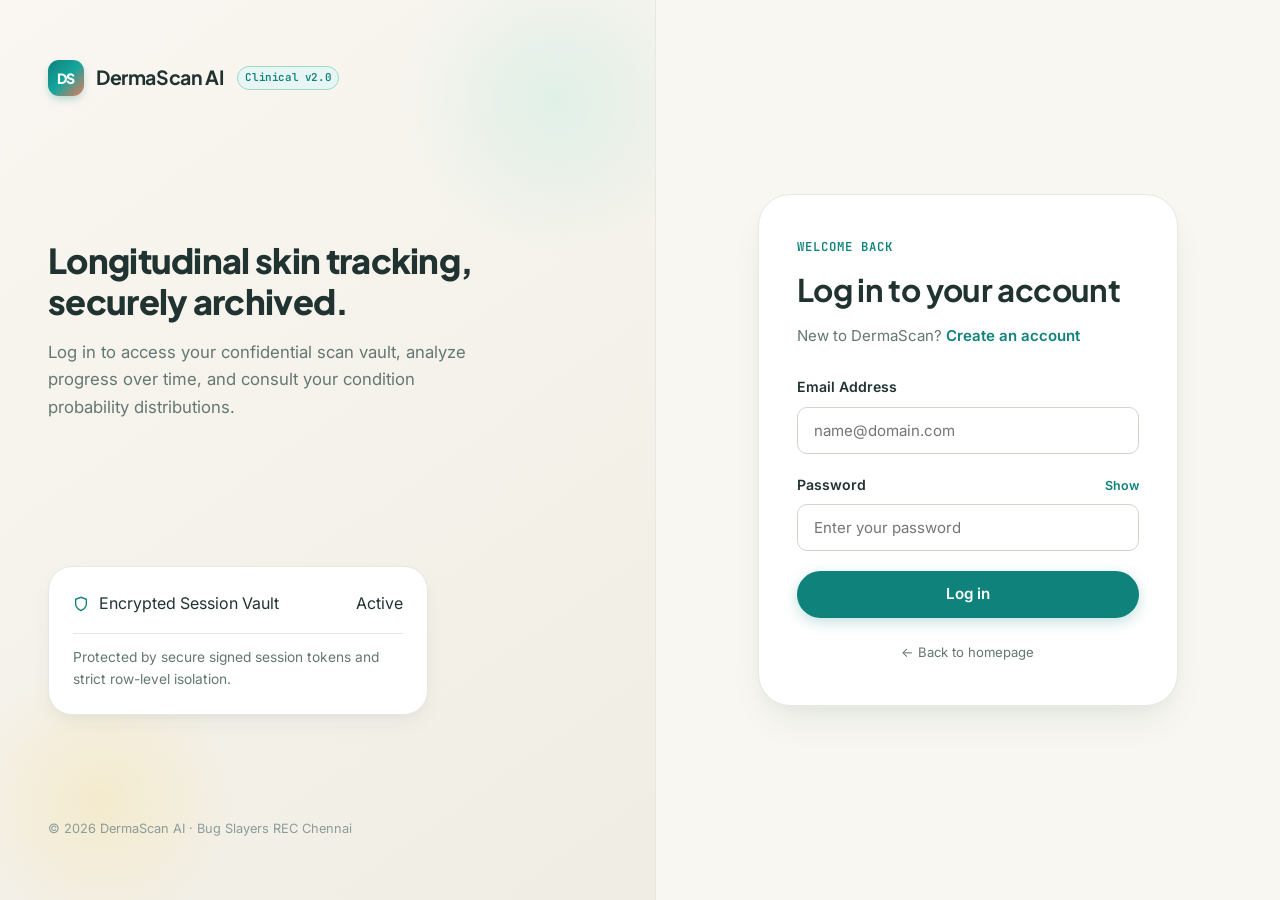
<file: public/login.html>
<!DOCTYPE html>
<html lang="en">
<head>
<meta charset="UTF-8">
<meta name="viewport" content="width=device-width, initial-scale=1.0">
<title>Log in — DermaScan AI</title>
<meta name="description" content="Sign in to your DermaScan AI personal account to access your scan history and condition breakdown.">
<link rel="preconnect" href="https://fonts.googleapis.com">
<link rel="preconnect" href="https://fonts.gstatic.com" crossorigin>
<link href="https://fonts.googleapis.com/css2?family=Inter:wght@300;400;500;600;700&family=JetBrains+Mono:wght@400;500;600&family=Plus+Jakarta+Sans:wght@400;500;600;700;800&display=swap" rel="stylesheet">
<link rel="stylesheet" href="css/style.css">
</head>
<body>

<div class="auth-shell">
  <!-- Supporting Editorial Visual Panel -->
  <div class="auth-visual">
    <a href="index.html" class="brand">
      <span class="brand-mark">DS</span>
      <span>DermaScan AI</span>
      <span class="brand-badge">Clinical v2.0</span>
    </a>

    <div class="pitch">
      <h2>Longitudinal skin tracking, securely archived.</h2>
      <p>Log in to access your confidential scan vault, analyze progress over time, and consult your condition probability distributions.</p>
    </div>

    <div class="auth-frame-card">
      <div class="visual-topbar">
        <div class="visual-title">
          <svg width="16" height="16" viewBox="0 0 24 24" fill="none" stroke="var(--teal-primary)" stroke-width="2"><path d="M12 22s8-4 8-10V5l-8-3-8 3v7c0 6 8 10 8 10z"/></svg>
          <span>Encrypted Session Vault</span>
        </div>
        <div class="visual-live-pill">Active</div>
      </div>
      <div style="margin-top:12px; font-size:0.86rem; color:var(--ink-secondary);">
        Protected by secure signed session tokens and strict row-level isolation.
      </div>
    </div>

    <div style="font-size:0.8rem; color:var(--ink-tertiary); position:relative; z-index:2;">
      © 2026 DermaScan AI · Bug Slayers REC Chennai
    </div>
  </div>

  <!-- Form Side -->
  <div class="auth-form-side">
    <div class="auth-card">
      <div class="auth-kicker">Welcome Back</div>
      <h1>Log in to your account</h1>
      <p class="switcher">New to DermaScan? <a href="signup.html">Create an account</a></p>

      <div class="auth-error" id="authError" role="alert"></div>

      <form id="loginForm">
        <div class="field">
          <label for="email">Email Address</label>
          <input type="email" id="email" placeholder="name@domain.com" required autocomplete="email">
        </div>

        <div class="field">
          <div style="display:flex; justify-content:space-between; align-items:center; margin-bottom:8px;">
            <label for="password" style="margin-bottom:0;">Password</label>
            <button type="button" id="togglePasswordBtn" style="background:none; border:none; color:var(--teal-primary); font-size:0.78rem; font-weight:600; cursor:pointer;" aria-label="Toggle password visibility">Show</button>
          </div>
          <input type="password" id="password" placeholder="Enter your password" required autocomplete="current-password">
        </div>

        <button type="submit" class="btn btn-primary btn-block" id="loginBtn">Log in</button>
      </form>

      <div style="margin-top:24px; text-align:center; font-size:0.82rem; color:var(--ink-secondary);">
        <a href="index.html" style="color:var(--ink-secondary); display:inline-flex; align-items:center; gap:6px;">
          <span>← Back to homepage</span>
        </a>
      </div>
    </div>
  </div>
</div>

<script src="js/auth.js"></script>
<script>
const toggleBtn = document.getElementById("togglePasswordBtn");
const pwdInput = document.getElementById("password");
if (toggleBtn && pwdInput) {
  toggleBtn.addEventListener("click", () => {
    const isPwd = pwdInput.type === "password";
    pwdInput.type = isPwd ? "text" : "password";
    toggleBtn.textContent = isPwd ? "Hide" : "Show";
  });
}
</script>
</body>
</html>
</file>
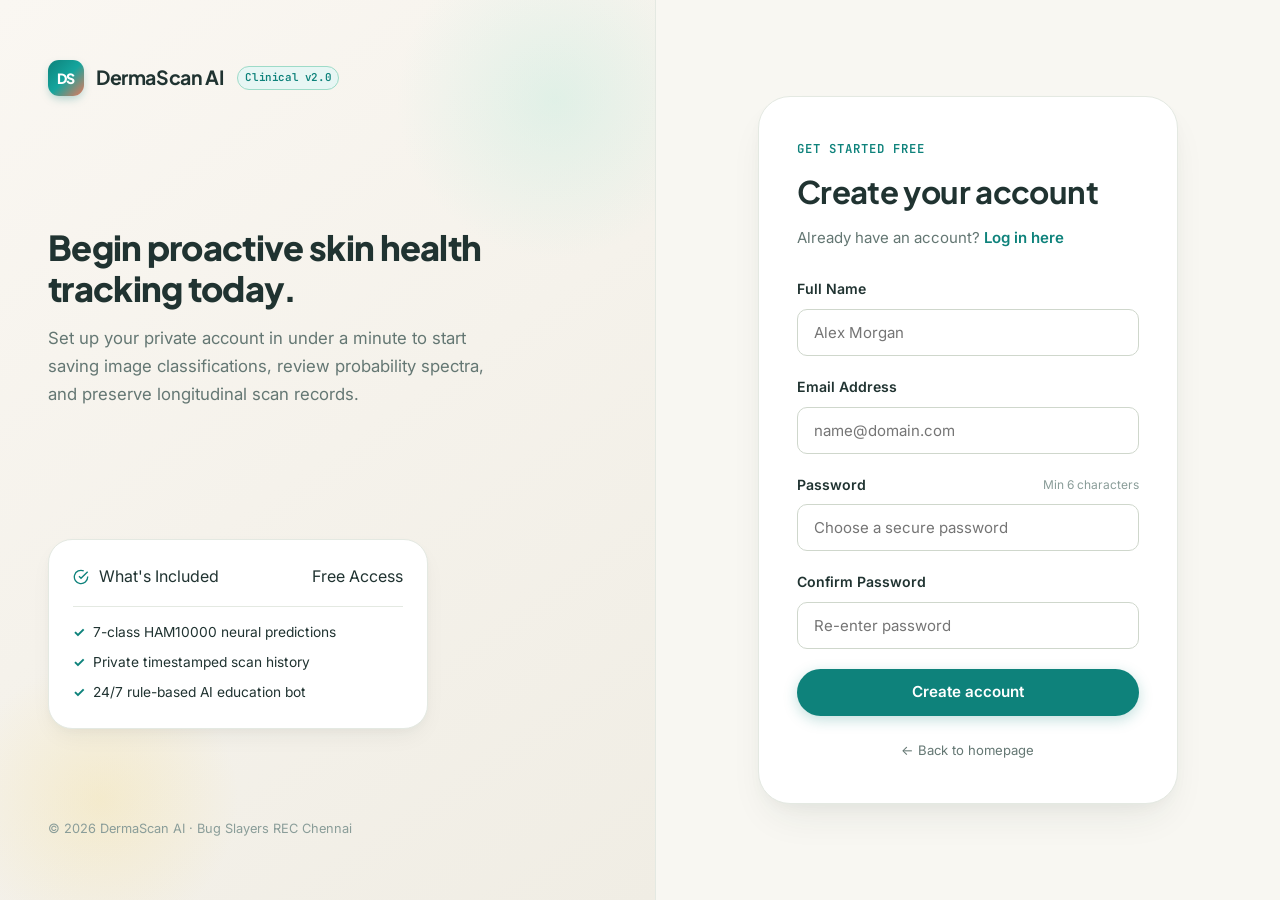
<file: public/signup.html>
<!DOCTYPE html>
<html lang="en">
<head>
<meta charset="UTF-8">
<meta name="viewport" content="width=device-width, initial-scale=1.0">
<title>Create Free Account — DermaScan AI</title>
<meta name="description" content="Register for DermaScan AI to start scanning skin images and access personal longitudinal tracking.">
<link rel="preconnect" href="https://fonts.googleapis.com">
<link rel="preconnect" href="https://fonts.gstatic.com" crossorigin>
<link href="https://fonts.googleapis.com/css2?family=Inter:wght@300;400;500;600;700&family=JetBrains+Mono:wght@400;500;600&family=Plus+Jakarta+Sans:wght@400;500;600;700;800&display=swap" rel="stylesheet">
<link rel="stylesheet" href="css/style.css">
</head>
<body>

<div class="auth-shell">
  <!-- Supporting Editorial Visual Panel -->
  <div class="auth-visual">
    <a href="index.html" class="brand">
      <span class="brand-mark">DS</span>
      <span>DermaScan AI</span>
      <span class="brand-badge">Clinical v2.0</span>
    </a>

    <div class="pitch">
      <h2>Begin proactive skin health tracking today.</h2>
      <p>Set up your private account in under a minute to start saving image classifications, review probability spectra, and preserve longitudinal scan records.</p>
    </div>

    <div class="auth-frame-card">
      <div class="visual-topbar">
        <div class="visual-title">
          <svg width="16" height="16" viewBox="0 0 24 24" fill="none" stroke="var(--teal-primary)" stroke-width="2"><path d="M22 11.08V12a10 10 0 11-5.93-9.14"/><path d="M22 4L12 14.01l-3-3"/></svg>
          <span>What's Included</span>
        </div>
        <div class="visual-live-pill">Free Access</div>
      </div>
      <ul style="margin-top:14px; display:flex; flex-direction:column; gap:8px; font-size:0.86rem; color:var(--ink); list-style:none;">
        <li style="display:flex; align-items:center; gap:8px;"><span style="color:var(--teal-primary); font-weight:700;">✓</span> 7-class HAM10000 neural predictions</li>
        <li style="display:flex; align-items:center; gap:8px;"><span style="color:var(--teal-primary); font-weight:700;">✓</span> Private timestamped scan history</li>
        <li style="display:flex; align-items:center; gap:8px;"><span style="color:var(--teal-primary); font-weight:700;">✓</span> 24/7 rule-based AI education bot</li>
      </ul>
    </div>

    <div style="font-size:0.8rem; color:var(--ink-tertiary); position:relative; z-index:2;">
      © 2026 DermaScan AI · Bug Slayers REC Chennai
    </div>
  </div>

  <!-- Form Side -->
  <div class="auth-form-side">
    <div class="auth-card">
      <div class="auth-kicker">Get Started Free</div>
      <h1>Create your account</h1>
      <p class="switcher">Already have an account? <a href="login.html">Log in here</a></p>

      <div class="auth-error" id="authError" role="alert"></div>

      <form id="signupForm">
        <div class="field">
          <label for="name">Full Name</label>
          <input type="text" id="name" placeholder="Alex Morgan" required autocomplete="name">
        </div>

        <div class="field">
          <label for="email">Email Address</label>
          <input type="email" id="email" placeholder="name@domain.com" required autocomplete="email">
        </div>

        <div class="field">
          <div style="display:flex; justify-content:space-between; align-items:center; margin-bottom:8px;">
            <label for="password" style="margin-bottom:0;">Password</label>
            <span style="font-size:0.75rem; color:var(--ink-tertiary);">Min 6 characters</span>
          </div>
          <input type="password" id="password" minlength="6" placeholder="Choose a secure password" required autocomplete="new-password">
        </div>

        <div class="field">
          <label for="confirmPassword">Confirm Password</label>
          <input type="password" id="confirmPassword" minlength="6" placeholder="Re-enter password" required autocomplete="new-password">
        </div>

        <button type="submit" class="btn btn-primary btn-block" id="signupBtn">Create account</button>
      </form>

      <div style="margin-top:24px; text-align:center; font-size:0.82rem; color:var(--ink-secondary);">
        <a href="index.html" style="color:var(--ink-secondary); display:inline-flex; align-items:center; gap:6px;">
          <span>← Back to homepage</span>
        </a>
      </div>
    </div>
  </div>
</div>

<script src="js/auth.js"></script>
</body>
</html>
</file>
<file: public/css/style.css>
/* ===========================================================
   DermaScan AI — Production Design System & Stylesheet
   Identity: Editorial Healthcare AI · Warm Light Palette
   Typography: Plus Jakarta Sans / Inter / JetBrains Mono
   =========================================================== */

@import url('https://fonts.googleapis.com/css2?family=Inter:wght@300;400;500;600;700&family=JetBrains+Mono:wght@400;500;600&family=Plus+Jakarta+Sans:wght@400;500;600;700;800&display=swap');

:root {
  /* Brand Tokens */
  --teal-primary: #0E827B;
  --teal-dark: #095954;
  --teal-light: #E7F6F4;
  --teal-glow: rgba(14, 130, 123, 0.18);
  
  --mint: #BFEBDD;
  --mint-light: #F0FAF6;
  --mint-border: #9DDBC8;
  
  --canvas: #F8F7F2;
  --canvas-alt: #F1EFEA;
  --surface: #FFFFFF;
  --surface-elevated: #FCFCF9;
  
  --coral: #E9785B;
  --coral-dark: #C65A3F;
  --coral-light: #FDF1EE;
  --coral-glow: rgba(233, 120, 91, 0.2);
  
  --lavender: #DCD6FA;
  --lavender-light: #F5F3FE;
  --lavender-border: #C6BDF4;
  
  --butter: #F5D878;
  --butter-light: #FDF9EA;
  --butter-border: #E8C857;
  
  --ink: #203331;
  --ink-secondary: #647773;
  --ink-tertiary: #8A9D99;
  
  --border: #E4E9E2;
  --border-strong: #CFD7CC;
  --border-soft: rgba(32, 51, 49, 0.08);

  /* Semantic Feedback */
  --success: #237A57;
  --success-bg: #EAF6F0;
  --warning: #A85A14;
  --warning-bg: #FEF7EE;
  --error: #B83E48;
  --error-bg: #FDF2F3;

  /* Typography Stacks */
  --font-display: 'Plus Jakarta Sans', system-ui, -apple-system, sans-serif;
  --font-body: 'Inter', -apple-system, BlinkMacSystemFont, 'Segoe UI', Roboto, sans-serif;
  --font-mono: 'JetBrains Mono', ui-monospace, SFMono-Regular, Menlo, monospace;

  /* Geometry & Elevation */
  --radius-xs: 6px;
  --radius-sm: 10px;
  --radius-md: 16px;
  --radius-lg: 24px;
  --radius-xl: 32px;
  --radius-pill: 9999px;

  --shadow-sm: 0 2px 6px -1px rgba(32, 51, 49, 0.04), 0 1px 3px rgba(32, 51, 49, 0.02);
  --shadow-md: 0 10px 25px -5px rgba(32, 51, 49, 0.06), 0 4px 10px -2px rgba(32, 51, 49, 0.03);
  --shadow-lg: 0 20px 40px -12px rgba(32, 51, 49, 0.09), 0 6px 16px -4px rgba(32, 51, 49, 0.04);
  --shadow-hover: 0 24px 48px -10px rgba(14, 130, 123, 0.12), 0 8px 20px -4px rgba(32, 51, 49, 0.06);

  --container: 1180px;
}

/* Reduced Motion Safety */
@media (prefers-reduced-motion: reduce) {
  *, *::before, *::after {
    animation-duration: 0.01ms !important;
    animation-iteration-count: 1 !important;
    transition-duration: 0.01ms !important;
    scroll-behavior: auto !important;
  }
}

/* ---------- Global Reset & Base Setup ---------- */
*, *::before, *::after {
  box-sizing: border-box;
  margin: 0;
  padding: 0;
}

html {
  font-size: 16px;
  scroll-behavior: smooth;
  color-scheme: light;
}

body {
  background-color: var(--canvas);
  background-image: 
    radial-gradient(ellipse at 8% -4%, rgba(191, 235, 221, 0.35) 0%, transparent 48%),
    radial-gradient(ellipse at 92% 14%, rgba(220, 214, 250, 0.3) 0%, transparent 42%),
    radial-gradient(circle at 50% 90%, rgba(245, 216, 120, 0.18) 0%, transparent 50%);
  color: var(--ink);
  font-family: var(--font-body);
  line-height: 1.62;
  -webkit-font-smoothing: antialiased;
  -moz-osx-font-smoothing: grayscale;
  min-height: 100vh;
}

a {
  color: inherit;
  text-decoration: none;
  transition: color 0.18s ease, opacity 0.18s ease;
}

img, svg {
  max-width: 100%;
  display: block;
}

button, input, textarea, select {
  font-family: inherit;
  font-size: inherit;
}

.container {
  width: 100%;
  max-width: var(--container);
  margin-left: auto;
  margin-right: auto;
  padding-left: 24px;
  padding-right: 24px;
}

/* ---------- Accessible Focus ---------- */
a:focus-visible, 
button:focus-visible, 
input:focus-visible, 
textarea:focus-visible,
[tabindex]:focus-visible {
  outline: 2px solid var(--teal-primary);
  outline-offset: 3px;
  border-radius: 4px;
}

/* ---------- Navigation Bar (Public) ---------- */
.navbar {
  position: sticky;
  top: 0;
  z-index: 100;
  background: rgba(248, 247, 242, 0.88);
  backdrop-filter: blur(14px);
  -webkit-backdrop-filter: blur(14px);
  border-bottom: 1px solid var(--border);
  transition: background-color 0.2s ease, border-color 0.2s ease;
}

.nav-inner {
  display: flex;
  align-items: center;
  justify-content: space-between;
  padding: 16px 24px;
  max-width: var(--container);
  margin: 0 auto;
}

.brand {
  display: inline-flex;
  align-items: center;
  gap: 12px;
  font-family: var(--font-display);
  font-weight: 700;
  font-size: 1.22rem;
  letter-spacing: -0.02em;
  color: var(--ink);
}

.brand-mark {
  width: 36px;
  height: 36px;
  border-radius: 11px;
  background: linear-gradient(135deg, var(--teal-primary) 0%, #15A59D 50%, var(--coral) 100%);
  display: grid;
  place-items: center;
  color: #FFFFFF;
  font-weight: 800;
  font-size: 0.88rem;
  letter-spacing: -0.01em;
  box-shadow: 0 4px 10px -2px rgba(14, 130, 123, 0.35);
  transition: transform 0.2s ease;
}

.brand:hover .brand-mark {
  transform: rotate(-3deg) scale(1.04);
}

.brand-badge {
  font-size: 0.68rem;
  font-family: var(--font-mono);
  font-weight: 600;
  background: var(--teal-light);
  color: var(--teal-primary);
  padding: 2px 7px;
  border-radius: var(--radius-pill);
  border: 1px solid var(--mint-border);
  margin-left: 2px;
}

.nav-links {
  display: flex;
  align-items: center;
  gap: 28px;
}

.nav-links a {
  font-size: 0.93rem;
  font-weight: 500;
  color: var(--ink-secondary);
  position: relative;
  padding: 6px 2px;
}

.nav-links a:hover {
  color: var(--ink);
}

.nav-links a.active {
  color: var(--teal-primary);
  font-weight: 600;
}

.nav-links a.active::after {
  content: '';
  position: absolute;
  left: 0;
  right: 0;
  bottom: -6px;
  height: 2px;
  background: var(--teal-primary);
  border-radius: 2px;
}

.nav-cta {
  padding: 10px 22px !important;
  border-radius: var(--radius-pill);
  background: var(--teal-primary);
  color: #FFFFFF !important;
  font-weight: 600 !important;
  font-size: 0.9rem !important;
  box-shadow: 0 4px 12px rgba(14, 130, 123, 0.22);
  transition: transform 0.16s ease, box-shadow 0.16s ease, background-color 0.16s ease !important;
}

.nav-cta:hover {
  background: var(--teal-dark) !important;
  box-shadow: 0 6px 18px rgba(14, 130, 123, 0.32);
  transform: translateY(-1px);
}

.mobile-toggle {
  display: none;
  background: transparent;
  border: 1px solid var(--border);
  border-radius: var(--radius-sm);
  padding: 8px 10px;
  cursor: pointer;
  color: var(--ink);
}

/* ---------- Button Component System ---------- */
.btn {
  display: inline-flex;
  align-items: center;
  justify-content: center;
  gap: 10px;
  padding: 13px 26px;
  border-radius: var(--radius-pill);
  font-weight: 600;
  font-size: 0.95rem;
  font-family: var(--font-body);
  border: 1px solid transparent;
  cursor: pointer;
  text-decoration: none;
  transition: transform 0.18s cubic-bezier(0.2, 0.8, 0.2, 1), 
              box-shadow 0.18s ease, 
              background-color 0.18s ease,
              border-color 0.18s ease;
  line-height: 1.2;
}

.btn:active {
  transform: scale(0.98);
}

.btn:disabled {
  opacity: 0.55;
  cursor: not-allowed;
  transform: none !important;
  box-shadow: none !important;
}

.btn-primary {
  background: var(--teal-primary);
  color: #FFFFFF;
  box-shadow: 0 4px 14px rgba(14, 130, 123, 0.25);
}

.btn-primary:hover:not(:disabled) {
  background: var(--teal-dark);
  box-shadow: 0 8px 22px rgba(14, 130, 123, 0.32);
  transform: translateY(-2px);
}

.btn-coral {
  background: var(--coral);
  color: #FFFFFF;
  box-shadow: 0 4px 14px var(--coral-glow);
}

.btn-coral:hover:not(:disabled) {
  background: var(--coral-dark);
  box-shadow: 0 8px 22px rgba(233, 120, 91, 0.32);
  transform: translateY(-2px);
}

.btn-ghost {
  background: var(--surface);
  border-color: var(--border-strong);
  color: var(--ink);
  box-shadow: var(--shadow-sm);
}

.btn-ghost:hover:not(:disabled) {
  border-color: var(--teal-primary);
  color: var(--teal-primary);
  background: var(--teal-light);
  transform: translateY(-1px);
}

.btn-ghost-coral:hover:not(:disabled) {
  border-color: var(--coral);
  color: var(--coral);
  background: var(--coral-light);
  transform: translateY(-1px);
}

.btn-block {
  width: 100%;
}

.btn-sm {
  padding: 8px 16px;
  font-size: 0.85rem;
}

/* ---------- Hero Section (Editorial Healthcare) ---------- */
.hero {
  padding: 72px 0 60px;
  display: grid;
  grid-template-columns: 1.15fr 0.95fr;
  gap: 56px;
  align-items: center;
}

.eyebrow {
  display: inline-flex;
  align-items: center;
  gap: 8px;
  font-family: var(--font-mono);
  font-size: 0.77rem;
  font-weight: 600;
  letter-spacing: 0.05em;
  text-transform: uppercase;
  color: var(--teal-primary);
  background: var(--mint-light);
  border: 1px solid var(--mint-border);
  padding: 7px 16px;
  border-radius: var(--radius-pill);
  margin-bottom: 22px;
  box-shadow: var(--shadow-sm);
}

.eyebrow .dot {
  width: 8px;
  height: 8px;
  border-radius: 50%;
  background: var(--teal-primary);
  box-shadow: 0 0 0 3px rgba(14, 130, 123, 0.2);
  animation: pulse-dot 2.2s infinite ease-in-out;
}

@keyframes pulse-dot {
  0%, 100% { transform: scale(1); opacity: 1; }
  50% { transform: scale(1.3); opacity: 0.6; }
}

h1.headline {
  font-family: var(--font-display);
  font-size: clamp(2.4rem, 4.4vw, 3.65rem);
  line-height: 1.12;
  font-weight: 800;
  letter-spacing: -0.025em;
  color: var(--ink);
}

h1.headline .accent-teal {
  color: var(--teal-primary);
  position: relative;
  white-space: nowrap;
}

h1.headline .accent-coral {
  color: var(--coral);
  position: relative;
}

.sub {
  margin-top: 22px;
  font-size: 1.1rem;
  color: var(--ink-secondary);
  line-height: 1.68;
  max-width: 52ch;
}

.hero-actions {
  display: flex;
  gap: 14px;
  margin-top: 36px;
  flex-wrap: wrap;
  align-items: center;
}

.hero-stats {
  display: grid;
  grid-template-columns: repeat(3, auto);
  gap: 36px;
  margin-top: 52px;
  padding-top: 32px;
  border-top: 1px solid var(--border);
  width: fit-content;
}

.stat-num {
  font-family: var(--font-display);
  font-size: 1.85rem;
  font-weight: 800;
  color: var(--teal-primary);
  letter-spacing: -0.02em;
  line-height: 1;
}

.stat-label {
  font-size: 0.82rem;
  font-weight: 500;
  color: var(--ink-secondary);
  margin-top: 6px;
}

/* ---------- Signature Hero Medical Visual Component ---------- */
/* ---------- Cinematic Signature Hero Medical Visual Component ---------- */
.hero-visual-card {
  position: relative;
  background: var(--surface);
  border-radius: var(--radius-xl);
  border: 1px solid var(--border);
  padding: 26px;
  box-shadow: 0 24px 60px -15px rgba(32, 51, 49, 0.1), 0 8px 24px -6px rgba(14, 130, 123, 0.08);
  overflow: hidden;
  display: flex;
  flex-direction: column;
  gap: 20px;
  perspective: 1000px;
  transform-style: preserve-3d;
  transition: transform 0.3s cubic-bezier(0.2, 0.8, 0.2, 1), box-shadow 0.3s ease, border-color 0.3s ease;
  will-change: transform;
}

.hero-visual-card:hover {
  border-color: rgba(14, 130, 123, 0.35);
  box-shadow: 0 32px 70px -15px rgba(14, 130, 123, 0.16), 0 12px 30px -6px rgba(32, 51, 49, 0.08);
}

.hero-visual-card::before {
  content: '';
  position: absolute;
  top: -50px;
  right: -50px;
  width: 260px;
  height: 260px;
  border-radius: 50%;
  background: radial-gradient(circle, rgba(191, 235, 221, 0.5) 0%, transparent 70%);
  pointer-events: none;
  filter: blur(10px);
}

.hero-visual-card::after {
  content: '';
  position: absolute;
  bottom: -50px;
  left: -50px;
  width: 240px;
  height: 240px;
  border-radius: 50%;
  background: radial-gradient(circle, rgba(220, 214, 250, 0.45) 0%, transparent 70%);
  pointer-events: none;
  filter: blur(10px);
}

.visual-topbar {
  display: flex;
  align-items: center;
  justify-content: space-between;
  border-bottom: 1px solid var(--border);
  padding-bottom: 16px;
  position: relative;
  z-index: 10;
}

.visual-title {
  display: flex;
  align-items: center;
  gap: 10px;
}

.pulse-optic {
  width: 12px;
  height: 12px;
  border-radius: 50%;
  background: var(--teal-primary);
  box-shadow: 0 0 0 3px rgba(14, 130, 123, 0.22);
  animation: optic-pulse 2.4s ease-in-out infinite;
  flex-shrink: 0;
}

@keyframes optic-pulse {
  0%, 100% { transform: scale(1); box-shadow: 0 0 0 3px rgba(14, 130, 123, 0.25); }
  50% { transform: scale(1.25); box-shadow: 0 0 0 6px rgba(32, 191, 176, 0.12), 0 0 14px rgba(14, 130, 123, 0.35); }
}

.visual-title-text {
  font-family: var(--font-display);
  font-size: 0.92rem;
  font-weight: 700;
  color: var(--ink);
  letter-spacing: -0.01em;
}

.visual-status-pill {
  font-family: var(--font-mono);
  font-size: 0.72rem;
  font-weight: 700;
  background: var(--mint-light);
  color: #0E6B65;
  border: 1px solid var(--mint-border);
  padding: 4px 12px;
  border-radius: var(--radius-pill);
  display: flex;
  align-items: center;
  gap: 7px;
  letter-spacing: 0.04em;
  transition: all 0.3s ease;
  box-shadow: var(--shadow-sm);
}

.status-indicator {
  width: 7px;
  height: 7px;
  border-radius: 50%;
  background: #0E827B;
  box-shadow: 0 0 6px rgba(14, 130, 123, 0.6);
  animation: status-blink 1.8s ease-in-out infinite;
}

@keyframes status-blink {
  0%, 100% { opacity: 1; }
  50% { opacity: 0.35; }
}

/* ---------- The Medical Scanner Stage ---------- */
.scanner-stage {
  position: relative;
  height: 380px;
  border-radius: var(--radius-lg);
  background: radial-gradient(ellipse at 50% 45%, #FFFFFF 0%, #FAF8F4 55%, #F2EFEA 100%);
  border: 1px solid var(--border);
  overflow: hidden;
  box-shadow: inset 0 2px 12px rgba(32, 51, 49, 0.04), 0 8px 24px -6px rgba(32, 51, 49, 0.03);
  transform-style: preserve-3d;
}

/* Ambient Stage Glows */
.stage-glow {
  position: absolute;
  border-radius: 50%;
  filter: blur(36px);
  pointer-events: none;
  opacity: 0.65;
}

.stage-glow.glow-teal {
  top: 25%;
  left: 25%;
  width: 220px;
  height: 220px;
  background: radial-gradient(circle, rgba(32, 191, 176, 0.28) 0%, transparent 70%);
  animation: glow-float 8s ease-in-out infinite alternate;
}

.stage-glow.glow-lavender {
  top: 10%;
  right: 15%;
  width: 180px;
  height: 180px;
  background: radial-gradient(circle, rgba(220, 214, 250, 0.4) 0%, transparent 70%);
}

.stage-glow.glow-coral {
  bottom: 12%;
  left: 18%;
  width: 160px;
  height: 160px;
  background: radial-gradient(circle, rgba(233, 120, 91, 0.22) 0%, transparent 70%);
}

@keyframes glow-float {
  0% { transform: translate(0, 0) scale(1); }
  100% { transform: translate(12px, -10px) scale(1.12); }
}

/* Precision Coordinate Grid & Orbits */
.stage-grid-svg {
  position: absolute;
  inset: 0;
  width: 100%;
  height: 100%;
  pointer-events: none;
  z-index: 2;
}

.ring-track {
  fill: none;
  transform-origin: 250px 200px;
}

.ring-outer {
  animation: orbit-rev 48s linear infinite;
}

.ring-mid {
  animation: orbit-fwd 32s linear infinite;
}

.ring-inner {
  animation: orbit-rev 24s linear infinite;
}

@keyframes orbit-fwd {
  from { transform: rotate(0deg); }
  to { transform: rotate(360deg); }
}

@keyframes orbit-rev {
  from { transform: rotate(360deg); }
  to { transform: rotate(0deg); }
}

.confirmation-wave {
  fill: none;
  stroke: rgba(14, 130, 123, 0.55);
  stroke-width: 2.5;
  opacity: 0;
  transform-origin: 250px 200px;
  animation: confirm-pulse 10s ease-out infinite;
}

@keyframes confirm-pulse {
  0%, 74% {
    r: 105;
    opacity: 0;
    stroke-width: 3;
  }
  75% {
    r: 106;
    opacity: 0.85;
    stroke: rgba(32, 191, 176, 0.85);
  }
  86% {
    r: 175;
    opacity: 0;
    stroke-width: 0.5;
  }
  100% {
    r: 175;
    opacity: 0;
  }
}

/* Connector Paths */
.connector-path {
  fill: none;
  stroke-width: 1.5;
  stroke-linecap: round;
  stroke-dasharray: 220;
  stroke-dashoffset: 220;
  animation: connector-draw 10s ease-in-out infinite;
}

.connector-path.connector-1 {
  stroke: url(#connectorGradient1);
}

.connector-path.connector-2 {
  stroke: url(#connectorGradient2);
}

@keyframes connector-draw {
  0%, 44% {
    stroke-dashoffset: 220;
    opacity: 0;
  }
  48% {
    opacity: 1;
  }
  68%, 86% {
    stroke-dashoffset: 0;
    opacity: 0.85;
  }
  94%, 100% {
    stroke-dashoffset: 220;
    opacity: 0;
  }
}

.connector-node {
  fill: var(--teal-primary);
  opacity: 0;
  animation: node-blink 10s ease-in-out infinite;
}

.connector-node.node-2 {
  fill: var(--coral);
}

@keyframes node-blink {
  0%, 46% { opacity: 0; transform: scale(0.5); }
  50%, 88% { opacity: 1; transform: scale(1); }
  96%, 100% { opacity: 0; transform: scale(0.5); }
}

.connector-node-target {
  fill: var(--ink);
  opacity: 0.5;
}

.tick-node {
  fill: var(--teal-primary);
  opacity: 0.45;
  animation: tick-pulse 4s ease-in-out infinite alternate;
}

@keyframes tick-pulse {
  0% { opacity: 0.25; transform: scale(0.8); }
  100% { opacity: 0.75; transform: scale(1.3); }
}

/* Floating Micro Cellular Particles */
.cell-particle {
  transition: transform 0.4s ease-out;
  animation: particle-drift 12s ease-in-out infinite alternate;
}

.cell-particle.p1 { animation-delay: 0s; }
.cell-particle.p2 { animation-delay: 2s; }
.cell-particle.p3 { animation-delay: 4s; }
.cell-particle.p4 { animation-delay: 1.5s; }
.cell-particle.p5 { animation-delay: 3.5s; }
.cell-particle.p6 { animation-delay: 5s; }

@keyframes particle-drift {
  0% { transform: translate(0, 0); }
  50% { transform: translate(6px, -8px); }
  100% { transform: translate(-8px, 6px); }
}

/* ---------- 3D Dermatology Specimen Specimen ---------- */
.specimen-container {
  position: absolute;
  top: 50%;
  left: 50%;
  width: 200px;
  height: 200px;
  margin-top: -100px;
  margin-left: -100px;
  z-index: 5;
  transform-style: preserve-3d;
  transition: transform 0.3s cubic-bezier(0.2, 0.8, 0.2, 1);
  will-change: transform;
}

.specimen-halo {
  position: absolute;
  inset: -20px;
  border-radius: 50%;
  background: radial-gradient(circle at 45% 45%, rgba(203, 138, 111, 0.35) 0%, rgba(220, 214, 250, 0.25) 55%, transparent 75%);
  filter: blur(14px);
  animation: halo-breathe 6s ease-in-out infinite alternate;
}

@keyframes halo-breathe {
  0% { transform: scale(0.94); opacity: 0.6; }
  100% { transform: scale(1.08); opacity: 0.95; }
}

.specimen-epidermis {
  position: relative;
  width: 100%;
  height: 100%;
  border-radius: 48% 52% 50% 50% / 52% 48% 52% 48%;
  box-shadow: 
    0 18px 45px -8px rgba(96, 46, 30, 0.35),
    0 8px 20px -4px rgba(32, 51, 49, 0.15),
    inset 0 -6px 14px rgba(61, 28, 17, 0.4),
    inset 0 6px 16px rgba(255, 255, 255, 0.85);
  overflow: hidden;
  animation: specimen-float 8s ease-in-out infinite alternate;
  transform: translateZ(25px);
  transition: transform 0.25s ease;
}

@keyframes specimen-float {
  0% { transform: translateZ(25px) translateY(0) rotate(0deg); }
  50% { transform: translateZ(30px) translateY(-4px) rotate(1deg); }
  100% { transform: translateZ(25px) translateY(3px) rotate(-1deg); }
}

.specimen-svg {
  width: 100%;
  height: 100%;
  display: block;
}

.lesion-core-path {
  filter: drop-shadow(0 4px 10px rgba(20, 6, 2, 0.45));
  animation: core-subtle-shift 10s ease-in-out infinite alternate;
}

@keyframes core-subtle-shift {
  0% { transform: scale(1); }
  50% { transform: scale(1.02); }
  100% { transform: scale(0.99); }
}

.specimen-shimmer {
  position: absolute;
  inset: -100%;
  background: linear-gradient(
    115deg,
    transparent 0%,
    transparent 42%,
    rgba(255, 255, 255, 0.45) 50%,
    rgba(32, 191, 176, 0.35) 54%,
    transparent 62%,
    transparent 100%
  );
  transform: rotate(25deg) translateY(-100%);
  animation: specimen-scan-shimmer 10s cubic-bezier(0.4, 0, 0.2, 1) infinite;
  pointer-events: none;
}

@keyframes specimen-scan-shimmer {
  0%, 18% { transform: rotate(25deg) translateY(-100%); opacity: 0; }
  22% { opacity: 1; }
  46% { transform: rotate(25deg) translateY(100%); opacity: 1; }
  50%, 100% { transform: rotate(25deg) translateY(100%); opacity: 0; }
}

/* Targeting Reticle & Crosshairs */
.specimen-reticle {
  position: absolute;
  inset: -14px;
  pointer-events: none;
  z-index: 6;
}

.corner-bracket {
  position: absolute;
  width: 18px;
  height: 18px;
  border-color: var(--teal-primary);
  transition: all 0.25s ease;
}

.corner-bracket.br-tl { top: 0; left: 0; border-top: 2.5px solid; border-left: 2.5px solid; border-top-left-radius: 4px; }
.corner-bracket.br-tr { top: 0; right: 0; border-top: 2.5px solid; border-right: 2.5px solid; border-top-right-radius: 4px; }
.corner-bracket.br-bl { bottom: 0; left: 0; border-bottom: 2.5px solid; border-left: 2.5px solid; border-bottom-left-radius: 4px; }
.corner-bracket.br-br { bottom: 0; right: 0; border-bottom: 2.5px solid; border-right: 2.5px solid; border-bottom-right-radius: 4px; }

.crosshair-axis {
  position: absolute;
  background: rgba(14, 130, 123, 0.25);
}

.crosshair-axis.axis-x {
  top: 50%;
  left: -20px;
  right: -20px;
  height: 1px;
}

.crosshair-axis.axis-y {
  left: 50%;
  top: -20px;
  bottom: -20px;
  width: 1px;
}

/* ---------- Cinematic Laser Scanning Sweep ---------- */
.cinematic-laser-sweep {
  position: absolute;
  left: 0;
  right: 0;
  height: 48px;
  pointer-events: none;
  z-index: 7;
  top: 5%;
  animation: laser-sweep-cycle 10s cubic-bezier(0.4, 0, 0.2, 1) infinite;
}

@keyframes laser-sweep-cycle {
  0%, 17% {
    top: 5%;
    opacity: 0;
  }
  19% {
    opacity: 1;
  }
  46% {
    top: 86%;
    opacity: 1;
  }
  49% {
    top: 88%;
    opacity: 0;
  }
  50%, 100% {
    top: 5%;
    opacity: 0;
  }
}

.laser-beam-lead {
  position: absolute;
  left: 0;
  right: 0;
  top: 0;
  height: 2px;
  background: linear-gradient(90deg, transparent 0%, #20BFB0 25%, #FFFFFF 50%, #E9785B 75%, transparent 100%);
  box-shadow: 0 0 12px 2px #20BFB0, 0 0 6px 1px #E9785B;
}

.laser-beam-core {
  position: absolute;
  left: 10%;
  right: 10%;
  top: -1px;
  height: 4px;
  border-radius: 999px;
  background: linear-gradient(90deg, transparent 0%, rgba(32, 191, 176, 0.8) 35%, #FFFFFF 50%, rgba(233, 120, 91, 0.8) 65%, transparent 100%);
  filter: blur(0.5px);
}

.laser-trail-glow {
  position: absolute;
  left: 0;
  right: 0;
  top: -38px;
  height: 38px;
  background: linear-gradient(to top, rgba(32, 191, 176, 0.18) 0%, rgba(14, 130, 123, 0.06) 60%, transparent 100%);
}

/* ---------- Floating HUD Telemetry Cards ---------- */
.hud-telemetry-card {
  position: absolute;
  background: rgba(255, 255, 255, 0.94);
  backdrop-filter: blur(12px);
  -webkit-backdrop-filter: blur(12px);
  border: 1px solid var(--border);
  border-radius: var(--radius-md);
  padding: 10px 14px;
  box-shadow: 0 12px 28px -6px rgba(32, 51, 49, 0.12), 0 3px 8px -2px rgba(32, 51, 49, 0.05);
  display: flex;
  align-items: center;
  gap: 12px;
  z-index: 12;
  transition: transform 0.28s cubic-bezier(0.2, 0.8, 0.2, 1), box-shadow 0.25s ease, border-color 0.25s ease;
  will-change: transform;
}

.hud-telemetry-card:hover {
  transform: translateY(-3px) scale(1.02);
  border-color: var(--teal-primary);
  box-shadow: 0 16px 36px -8px rgba(14, 130, 123, 0.2);
}

.card-top-left {
  top: 20px;
  left: 20px;
  transform: translateZ(35px);
  animation: hud-float-tl 7s ease-in-out infinite alternate;
}

.card-bottom-right {
  bottom: 20px;
  right: 20px;
  transform: translateZ(40px);
  animation: hud-float-br 8s ease-in-out infinite alternate;
}

@keyframes hud-float-tl {
  0% { transform: translateZ(35px) translate(0, 0); }
  100% { transform: translateZ(35px) translate(4px, -5px); }
}

@keyframes hud-float-br {
  0% { transform: translateZ(40px) translate(0, 0); }
  100% { transform: translateZ(40px) translate(-5px, 4px); }
}

.hud-card-icon {
  width: 32px;
  height: 32px;
  border-radius: 9px;
  display: grid;
  place-items: center;
  flex-shrink: 0;
}

.hud-card-icon.teal {
  background: var(--teal-light);
  color: var(--teal-primary);
  border: 1px solid var(--mint-border);
}

.hud-card-icon.coral {
  background: var(--coral-light);
  color: var(--coral);
  border: 1px solid rgba(233, 120, 91, 0.3);
}

.hud-card-body {
  display: flex;
  flex-direction: column;
  gap: 2px;
}

.hud-card-title {
  font-family: var(--font-display);
  font-size: 0.82rem;
  font-weight: 700;
  color: var(--ink);
  line-height: 1.25;
}

.hud-card-meta {
  display: flex;
  align-items: center;
  gap: 6px;
}

.hud-tag {
  font-family: var(--font-mono);
  font-size: 0.7rem;
  font-weight: 600;
  color: var(--ink-secondary);
}

.hud-dot-pulse {
  width: 5px;
  height: 5px;
  border-radius: 50%;
  background: var(--teal-primary);
  box-shadow: 0 0 5px rgba(14, 130, 123, 0.8);
  animation: optic-pulse 1.6s infinite;
}

/* Floating Micro Sensor Badge */
.hud-micro-badge {
  position: absolute;
  top: 20px;
  right: 20px;
  background: rgba(255, 255, 255, 0.9);
  backdrop-filter: blur(8px);
  border: 1px solid var(--border);
  padding: 5px 11px;
  border-radius: var(--radius-pill);
  font-family: var(--font-mono);
  font-size: 0.7rem;
  font-weight: 600;
  color: var(--ink-secondary);
  display: flex;
  align-items: center;
  gap: 6px;
  z-index: 12;
  box-shadow: var(--shadow-sm);
}

.sensor-indicator {
  width: 6px;
  height: 6px;
  border-radius: 50%;
  background: #20BFB0;
  box-shadow: 0 0 6px #20BFB0;
}

/* ---------- Redesigned Confidence Telemetry Section ---------- */
.visual-preview-data {
  background: var(--canvas);
  border-radius: var(--radius-md);
  padding: 16px 20px;
  border: 1px solid var(--border);
  box-shadow: inset 0 1px 4px rgba(32, 51, 49, 0.02);
  display: flex;
  flex-direction: column;
  gap: 10px;
  position: relative;
  z-index: 10;
}

.preview-row {
  display: flex;
  align-items: center;
  justify-content: space-between;
  gap: 12px;
}

.preview-metric-group {
  display: flex;
  align-items: center;
  gap: 8px;
}

.preview-row-title {
  font-family: var(--font-display);
  font-weight: 700;
  font-size: 0.88rem;
  color: var(--ink);
}

.preview-model-tag {
  font-family: var(--font-mono);
  font-size: 0.7rem;
  font-weight: 600;
  color: var(--teal-primary);
  background: var(--teal-light);
  padding: 2px 7px;
  border-radius: var(--radius-pill);
  border: 1px solid var(--mint-border);
}

.preview-metric-value {
  display: flex;
  align-items: center;
  gap: 8px;
}

.preview-num {
  font-family: var(--font-display);
  font-weight: 800;
  font-size: 1.12rem;
  color: var(--teal-primary);
  letter-spacing: -0.01em;
}

.preview-status-tag {
  font-size: 0.72rem;
  font-weight: 600;
  color: var(--success);
  background: var(--success-bg);
  padding: 2px 8px;
  border-radius: var(--radius-pill);
}

.preview-microbar {
  position: relative;
  height: 8px;
  border-radius: var(--radius-pill);
  background: var(--canvas-alt);
  border: 1px solid var(--border);
  overflow: hidden;
}

.preview-microbar-fill {
  position: relative;
  height: 100%;
  width: 94.2%;
  border-radius: var(--radius-pill);
  background: linear-gradient(90deg, #0E827B 0%, #20BFB0 50%, #E9785B 100%);
  box-shadow: 0 0 10px rgba(32, 191, 176, 0.5);
  animation: bar-glow-cycle 10s ease-in-out infinite;
}

@keyframes bar-glow-cycle {
  0%, 72% { filter: brightness(1); }
  78% { filter: brightness(1.25); box-shadow: 0 0 14px rgba(233, 120, 91, 0.7); }
  88%, 100% { filter: brightness(1); }
}

.microbar-laser-head {
  position: absolute;
  right: 0;
  top: 0;
  bottom: 0;
  width: 14px;
  background: #FFFFFF;
  border-radius: 999px;
  box-shadow: 0 0 8px #FFFFFF, 0 0 14px #E9785B;
  animation: pulse-dot 1.4s infinite;
}

.preview-footer-row {
  display: flex;
  align-items: center;
  justify-content: space-between;
  font-size: 0.74rem;
  color: var(--ink-secondary);
}

.preview-disclaimer-pill {
  font-style: italic;
  color: var(--ink-secondary);
}

.preview-latency-pill {
  font-family: var(--font-mono);
  font-weight: 600;
  color: var(--ink-tertiary);
}

/* Reduced Motion Override for Hero Visual */
@media (prefers-reduced-motion: reduce) {
  .hero-visual-card,
  .specimen-container,
  .specimen-epidermis,
  .hud-telemetry-card,
  .cell-particle {
    animation: none !important;
    transform: none !important;
    transition: none !important;
  }
  .cinematic-laser-sweep,
  .specimen-shimmer,
  .confirmation-wave {
    display: none !important;
  }
  .ring-track {
    animation: none !important;
  }
  .connector-path {
    stroke-dashoffset: 0 !important;
    animation: none !important;
    opacity: 0.6 !important;
  }
  .connector-node {
    opacity: 1 !important;
    animation: none !important;
  }
}

/* Responsive adjustments for scanner stage */
@media (max-width: 600px) {
  .scanner-stage {
    height: 320px;
  }
  .specimen-container {
    width: 160px;
    height: 160px;
    margin-top: -80px;
    margin-left: -80px;
  }
  .hud-telemetry-card {
    padding: 8px 12px;
  }
  .card-top-left {
    top: 12px;
    left: 12px;
  }
  .card-bottom-right {
    bottom: 12px;
    right: 12px;
  }
  .hud-micro-badge {
    display: none;
  }
}

/* ---------- Editorial Section Layouts ---------- */
.section {
  padding: 88px 0;
  position: relative;
}

.section-head {
  max-width: 680px;
  margin-bottom: 48px;
}

.section-head.center {
  margin-left: auto;
  margin-right: auto;
  text-align: center;
}

.section-tag {
  display: inline-block;
  font-family: var(--font-mono);
  font-size: 0.77rem;
  font-weight: 600;
  text-transform: uppercase;
  letter-spacing: 0.08em;
  color: var(--coral);
  background: var(--coral-light);
  border: 1px solid rgba(233, 120, 91, 0.3);
  padding: 4px 12px;
  border-radius: var(--radius-pill);
  margin-bottom: 12px;
}

.section-tag.teal {
  color: var(--teal-primary);
  background: var(--teal-light);
  border-color: rgba(14, 130, 123, 0.25);
}

.section-tag.lavender {
  color: #553FB8;
  background: var(--lavender-light);
  border-color: var(--lavender-border);
}

.section-title {
  font-family: var(--font-display);
  font-size: clamp(1.85rem, 3.2vw, 2.5rem);
  font-weight: 700;
  letter-spacing: -0.02em;
  line-height: 1.18;
  color: var(--ink);
}

.section-desc {
  color: var(--ink-secondary);
  font-size: 1.05rem;
  margin-top: 14px;
  line-height: 1.65;
}

/* Three-Step Workflow */
.steps-container {
  display: grid;
  grid-template-columns: repeat(3, 1fr);
  gap: 28px;
  position: relative;
}

.step-card {
  background: var(--surface);
  border: 1px solid var(--border);
  border-radius: var(--radius-lg);
  padding: 34px 28px;
  box-shadow: var(--shadow-sm);
  position: relative;
  transition: transform 0.22s ease, box-shadow 0.22s ease, border-color 0.22s ease;
  display: flex;
  flex-direction: column;
}

.step-card:hover {
  transform: translateY(-4px);
  box-shadow: var(--shadow-md);
  border-color: var(--mint-border);
}

.step-header {
  display: flex;
  align-items: center;
  justify-content: space-between;
  margin-bottom: 24px;
}

.step-num {
  font-family: var(--font-mono);
  font-size: 0.88rem;
  font-weight: 700;
  color: var(--teal-primary);
  background: var(--mint-light);
  border: 1px solid var(--mint-border);
  width: 40px;
  height: 40px;
  border-radius: 50%;
  display: grid;
  place-items: center;
}

.step-badge {
  font-size: 0.75rem;
  font-family: var(--font-mono);
  color: var(--ink-secondary);
  background: var(--canvas-alt);
  padding: 3px 9px;
  border-radius: var(--radius-pill);
}

.step-card h3 {
  font-family: var(--font-display);
  font-size: 1.25rem;
  font-weight: 700;
  margin-bottom: 12px;
  color: var(--ink);
}

.step-card p {
  color: var(--ink-secondary);
  font-size: 0.94rem;
  line-height: 1.6;
}

/* ---------- Bento Grid Features ---------- */
.bento-grid {
  display: grid;
  grid-template-columns: repeat(12, 1fr);
  gap: 24px;
}

.bento-card {
  background: var(--surface);
  border: 1px solid var(--border);
  border-radius: var(--radius-lg);
  padding: 32px;
  box-shadow: var(--shadow-sm);
  transition: transform 0.22s ease, box-shadow 0.22s ease, border-color 0.22s ease;
  position: relative;
  overflow: hidden;
  display: flex;
  flex-direction: column;
  justify-content: space-between;
}

.bento-card:hover {
  transform: translateY(-3px);
  box-shadow: var(--shadow-hover);
  border-color: rgba(14, 130, 123, 0.3);
}

.bento-span-8 { grid-column: span 8; }
.bento-span-4 { grid-column: span 4; }
.bento-span-6 { grid-column: span 6; }
.bento-span-12 { grid-column: span 12; }

.bento-card.tint-teal {
  background: linear-gradient(135deg, #FFFFFF 0%, var(--mint-light) 100%);
  border-color: var(--mint-border);
}

.bento-card.tint-lavender {
  background: linear-gradient(135deg, #FFFFFF 0%, var(--lavender-light) 100%);
  border-color: var(--lavender-border);
}

.bento-card.tint-butter {
  background: linear-gradient(135deg, #FFFFFF 0%, var(--butter-light) 100%);
  border-color: var(--butter-border);
}

.bento-card.tint-coral {
  background: linear-gradient(135deg, #FFFFFF 0%, var(--coral-light) 100%);
  border-color: rgba(233, 120, 91, 0.3);
}

.bento-icon {
  width: 48px;
  height: 48px;
  border-radius: 14px;
  display: grid;
  place-items: center;
  font-size: 1.25rem;
  margin-bottom: 22px;
  box-shadow: var(--shadow-sm);
}

.bento-icon.teal { background: var(--teal-light); color: var(--teal-primary); border: 1px solid var(--mint-border); }
.bento-icon.coral { background: var(--coral-light); color: var(--coral); border: 1px solid rgba(233, 120, 91, 0.25); }
.bento-icon.lavender { background: var(--lavender-light); color: #5841BD; border: 1px solid var(--lavender-border); }
.bento-icon.butter { background: var(--butter-light); color: #8F720C; border: 1px solid var(--butter-border); }

.bento-card h3 {
  font-family: var(--font-display);
  font-size: 1.22rem;
  font-weight: 700;
  margin-bottom: 10px;
  color: var(--ink);
}

.bento-card p {
  color: var(--ink-secondary);
  font-size: 0.94rem;
  line-height: 1.62;
}

.bento-footer-pill {
  margin-top: 20px;
  align-self: flex-start;
  font-family: var(--font-mono);
  font-size: 0.74rem;
  font-weight: 600;
  padding: 4px 12px;
  border-radius: var(--radius-pill);
  background: rgba(255, 255, 255, 0.8);
  border: 1px solid var(--border);
  color: var(--ink-secondary);
}

/* Conditions Grid (HAM10000 7 Diagnostic Classes) */
.conditions-showcase {
  display: grid;
  grid-template-columns: repeat(auto-fill, minmax(260px, 1fr));
  gap: 16px;
  margin-top: 36px;
}

.condition-pill-card {
  background: var(--surface);
  border: 1px solid var(--border);
  border-radius: var(--radius-md);
  padding: 18px 20px;
  display: flex;
  align-items: center;
  gap: 14px;
  transition: transform 0.16s ease, border-color 0.16s ease;
}

.condition-pill-card:hover {
  transform: translateY(-2px);
  border-color: var(--teal-primary);
}

.cond-dot {
  width: 14px;
  height: 14px;
  border-radius: 50%;
  flex-shrink: 0;
}

.cond-name {
  font-weight: 600;
  font-size: 0.93rem;
  color: var(--ink);
}

.cond-code {
  font-family: var(--font-mono);
  font-size: 0.74rem;
  color: var(--ink-tertiary);
  margin-left: auto;
  background: var(--canvas-alt);
  padding: 2px 7px;
  border-radius: var(--radius-xs);
}

/* Technology Stack Strip */
.stack-strip {
  display: flex;
  flex-wrap: wrap;
  gap: 12px;
  margin-top: 24px;
}

.stack-pill {
  display: inline-flex;
  align-items: center;
  gap: 8px;
  font-family: var(--font-mono);
  font-size: 0.84rem;
  font-weight: 500;
  padding: 10px 18px;
  border: 1px solid var(--border);
  border-radius: var(--radius-pill);
  color: var(--ink);
  background: var(--surface);
  box-shadow: var(--shadow-sm);
  transition: border-color 0.15s ease, transform 0.15s ease;
}

.stack-pill:hover {
  border-color: var(--teal-primary);
  transform: translateY(-2px);
}

.stack-pill-dot {
  width: 6px;
  height: 6px;
  border-radius: 50%;
  background: var(--teal-primary);
}

/* ---------- Trust & Medical Disclaimer Section ---------- */
.medical-disclaimer-box {
  background: var(--surface);
  border: 1px solid var(--border);
  border-left: 5px solid var(--coral);
  border-radius: var(--radius-lg);
  padding: 32px 36px;
  margin: 40px 0;
  box-shadow: var(--shadow-sm);
}

.disclaimer-head {
  display: flex;
  align-items: center;
  gap: 12px;
  margin-bottom: 12px;
}

.disclaimer-badge {
  font-family: var(--font-mono);
  font-size: 0.76rem;
  font-weight: 700;
  text-transform: uppercase;
  letter-spacing: 0.06em;
  color: var(--coral-dark);
  background: var(--coral-light);
  padding: 3px 10px;
  border-radius: var(--radius-pill);
}

.disclaimer-title {
  font-family: var(--font-display);
  font-size: 1.15rem;
  font-weight: 700;
  color: var(--ink);
}

.disclaimer-text {
  color: var(--ink-secondary);
  font-size: 0.95rem;
  line-height: 1.68;
}

.disclaimer-note {
  margin-top: 14px;
  font-size: 0.88rem;
  font-weight: 600;
  color: var(--coral-dark);
}

/* ---------- Public Footer ---------- */
footer {
  border-top: 1px solid var(--border);
  background: var(--surface);
  padding: 56px 0 36px;
  margin-top: 60px;
}

.footer-top {
  display: flex;
  justify-content: space-between;
  align-items: flex-start;
  flex-wrap: wrap;
  gap: 36px;
  padding-bottom: 40px;
  border-bottom: 1px solid var(--border);
}

.footer-brand-side {
  max-width: 360px;
}

.footer-brand-side p {
  color: var(--ink-secondary);
  font-size: 0.9rem;
  margin-top: 14px;
  line-height: 1.6;
}

.footer-nav-col {
  display: flex;
  flex-direction: column;
  gap: 12px;
}

.footer-col-title {
  font-family: var(--font-display);
  font-size: 0.85rem;
  font-weight: 700;
  text-transform: uppercase;
  letter-spacing: 0.05em;
  color: var(--ink);
  margin-bottom: 4px;
}

.footer-nav-col a {
  font-size: 0.92rem;
  color: var(--ink-secondary);
}

.footer-nav-col a:hover {
  color: var(--teal-primary);
}

.footer-bottom {
  display: flex;
  justify-content: space-between;
  align-items: center;
  flex-wrap: wrap;
  gap: 16px;
  padding-top: 28px;
  font-size: 0.84rem;
  color: var(--ink-tertiary);
}

/* ===========================================================
   AUTHENTICATION PAGES (Login / Signup) — Split Screen
   =========================================================== */
.auth-shell {
  min-height: 100vh;
  display: grid;
  grid-template-columns: 1.05fr 1fr;
  background: var(--canvas);
}

.auth-visual {
  position: relative;
  padding: 60px 48px;
  display: flex;
  flex-direction: column;
  justify-content: space-between;
  background: linear-gradient(145deg, #FAF7F2 0%, #F0EDE4 100%);
  border-right: 1px solid var(--border);
  overflow: hidden;
}

.auth-visual::before {
  content: '';
  position: absolute;
  top: -60px;
  right: -60px;
  width: 320px;
  height: 320px;
  border-radius: 50%;
  background: radial-gradient(circle, rgba(191, 235, 221, 0.4) 0%, transparent 70%);
  pointer-events: none;
}

.auth-visual::after {
  content: '';
  position: absolute;
  bottom: -40px;
  left: -40px;
  width: 280px;
  height: 280px;
  border-radius: 50%;
  background: radial-gradient(circle, rgba(245, 216, 120, 0.25) 0%, transparent 70%);
  pointer-events: none;
}

.auth-visual .pitch {
  margin: 40px 0;
  max-width: 440px;
  position: relative;
  z-index: 2;
}

.auth-visual .pitch h2 {
  font-family: var(--font-display);
  font-size: 2.15rem;
  font-weight: 800;
  line-height: 1.2;
  color: var(--ink);
  letter-spacing: -0.02em;
  margin-bottom: 16px;
}

.auth-visual .pitch p {
  color: var(--ink-secondary);
  font-size: 1.05rem;
  line-height: 1.65;
}

.auth-frame-card {
  background: var(--surface);
  border-radius: var(--radius-lg);
  border: 1px solid var(--border);
  padding: 24px;
  box-shadow: var(--shadow-md);
  max-width: 380px;
  position: relative;
  z-index: 2;
}

.auth-form-side {
  display: flex;
  align-items: center;
  justify-content: center;
  padding: 48px 32px;
  background: var(--canvas);
}

.auth-card {
  width: 100%;
  max-width: 420px;
  background: var(--surface);
  border: 1px solid var(--border);
  border-radius: var(--radius-xl);
  padding: 42px 38px;
  box-shadow: var(--shadow-lg);
}

.auth-kicker {
  font-family: var(--font-mono);
  font-size: 0.77rem;
  text-transform: uppercase;
  letter-spacing: 0.08em;
  color: var(--teal-primary);
  font-weight: 600;
  margin-bottom: 8px;
}

.auth-card h1 {
  font-family: var(--font-display);
  font-size: 1.95rem;
  font-weight: 700;
  letter-spacing: -0.02em;
  color: var(--ink);
  margin-bottom: 8px;
}

.auth-card .switcher {
  color: var(--ink-secondary);
  font-size: 0.94rem;
  margin-bottom: 28px;
}

.auth-card .switcher a {
  color: var(--teal-primary);
  font-weight: 600;
}

.auth-card .switcher a:hover {
  text-decoration: underline;
}

.auth-error {
  display: none;
  background: var(--error-bg);
  border: 1px solid rgba(184, 62, 72, 0.3);
  color: var(--error);
  font-size: 0.88rem;
  padding: 12px 16px;
  border-radius: var(--radius-sm);
  margin-bottom: 20px;
  line-height: 1.45;
}

/* Form Controls (Accessible & Crisp) */
.field {
  margin-bottom: 20px;
}

.field label {
  display: block;
  font-size: 0.88rem;
  font-weight: 600;
  color: var(--ink);
  margin-bottom: 8px;
}

.input-wrap {
  position: relative;
  display: flex;
  align-items: center;
}

.field input, 
.field textarea {
  width: 100%;
  padding: 13px 16px;
  border-radius: var(--radius-sm);
  background: var(--surface);
  border: 1px solid var(--border-strong);
  color: var(--ink);
  font-size: 0.94rem;
  transition: border-color 0.16s ease, box-shadow 0.16s ease, background-color 0.16s ease;
}

.field input:hover,
.field textarea:hover {
  border-color: var(--ink-secondary);
}

.field input:focus, 
.field textarea:focus {
  outline: none;
  border-color: var(--teal-primary);
  box-shadow: 0 0 0 4px var(--teal-light);
  background: #FFFFFF;
}

.field-hint {
  font-size: 0.76rem;
  color: var(--ink-tertiary);
  margin-top: 6px;
}

.form-status {
  margin-top: 16px;
  font-size: 0.9rem;
  font-weight: 600;
  color: var(--success);
  background: var(--success-bg);
  padding: 10px 14px;
  border-radius: var(--radius-sm);
  border: 1px solid rgba(35, 122, 87, 0.25);
  display: none;
}

/* ===========================================================
   AUTHENTICATED APPLICATION SHELL (Dashboard & Predict)
   =========================================================== */
.app-shell {
  display: grid;
  grid-template-columns: 270px 1fr;
  min-height: 100vh;
  background: var(--canvas);
}

.sidebar {
  background: var(--surface);
  border-right: 1px solid var(--border);
  padding: 30px 22px;
  display: flex;
  flex-direction: column;
  position: sticky;
  top: 0;
  height: 100vh;
  overflow-y: auto;
}

.sidebar .brand {
  margin-bottom: 38px;
  padding-left: 6px;
}

.side-nav {
  display: flex;
  flex-direction: column;
  gap: 6px;
  flex: 1;
}

.side-nav-title {
  font-family: var(--font-mono);
  font-size: 0.72rem;
  font-weight: 700;
  text-transform: uppercase;
  letter-spacing: 0.08em;
  color: var(--ink-tertiary);
  padding: 10px 14px 4px;
}

.side-nav a {
  display: flex;
  align-items: center;
  gap: 12px;
  padding: 12px 14px;
  border-radius: var(--radius-md);
  color: var(--ink-secondary);
  font-size: 0.93rem;
  font-weight: 600;
  transition: background-color 0.16s ease, color 0.16s ease, transform 0.16s ease;
}

.side-nav a .ic {
  width: 22px;
  font-size: 1.05rem;
  display: grid;
  place-items: center;
  text-align: center;
  color: var(--ink-secondary);
}

.side-nav a:hover {
  background: var(--canvas-alt);
  color: var(--ink);
  transform: translateX(2px);
}

.side-nav a.active {
  background: var(--teal-light);
  color: var(--teal-primary);
  font-weight: 700;
}

.side-nav a.active .ic {
  color: var(--teal-primary);
}

.sidebar-footer {
  border-top: 1px solid var(--border);
  padding-top: 20px;
  margin-top: 20px;
}

.sidebar-user {
  display: flex;
  align-items: center;
  gap: 12px;
  padding: 8px 6px;
  margin-bottom: 12px;
}

.sidebar-user .avatar {
  width: 40px;
  height: 40px;
  border-radius: 50%;
  background: linear-gradient(135deg, var(--teal-primary) 0%, var(--coral) 100%);
  display: grid;
  place-items: center;
  font-family: var(--font-display);
  font-weight: 700;
  font-size: 0.95rem;
  color: #FFFFFF;
  box-shadow: var(--shadow-sm);
  flex-shrink: 0;
}

.sidebar-user .name {
  font-size: 0.92rem;
  font-weight: 700;
  color: var(--ink);
  line-height: 1.25;
}

.sidebar-user .email {
  font-size: 0.77rem;
  color: var(--ink-secondary);
  margin-top: 2px;
  word-break: break-all;
}

.logout-link {
  display: flex;
  align-items: center;
  gap: 12px;
  padding: 10px 14px;
  border-radius: var(--radius-sm);
  color: var(--ink-secondary);
  font-size: 0.9rem;
  font-weight: 600;
  cursor: pointer;
  transition: background-color 0.16s ease, color 0.16s ease;
}

.logout-link:hover {
  background: var(--error-bg);
  color: var(--error);
}

/* App Main Canvas */
.app-main {
  padding: 40px 48px;
  overflow-x: hidden;
  max-width: 1400px;
}

.app-topbar {
  display: flex;
  justify-content: space-between;
  align-items: center;
  margin-bottom: 34px;
  flex-wrap: wrap;
  gap: 20px;
}

.app-topbar h1 {
  font-family: var(--font-display);
  font-size: 1.85rem;
  font-weight: 800;
  color: var(--ink);
  letter-spacing: -0.02em;
}

.app-topbar p {
  color: var(--ink-secondary);
  font-size: 0.95rem;
  margin-top: 4px;
}

/* Dashboard Stat Cards */
.stat-cards {
  display: grid;
  grid-template-columns: repeat(4, 1fr);
  gap: 22px;
  margin-bottom: 32px;
}

.stat-card {
  background: var(--surface);
  border: 1px solid var(--border);
  border-radius: var(--radius-lg);
  padding: 24px;
  box-shadow: var(--shadow-sm);
  transition: transform 0.2s ease, box-shadow 0.2s ease;
}

.stat-card:hover {
  transform: translateY(-2px);
  box-shadow: var(--shadow-md);
}

.stat-card .top {
  display: flex;
  justify-content: space-between;
  align-items: center;
  margin-bottom: 16px;
}

.stat-card .ic {
  width: 42px;
  height: 42px;
  border-radius: 12px;
  display: grid;
  place-items: center;
  font-size: 1.15rem;
  font-weight: 700;
}

.stat-card .ic.teal { background: var(--teal-light); color: var(--teal-primary); border: 1px solid var(--mint-border); }
.stat-card .ic.amber { background: var(--butter-light); color: #8F720C; border: 1px solid var(--butter-border); }
.stat-card .ic.violet { background: var(--lavender-light); color: #5841BD; border: 1px solid var(--lavender-border); }
.stat-card .ic.danger { background: var(--error-bg); color: var(--error); border: 1px solid rgba(184, 62, 72, 0.3); }

.stat-card .value {
  font-family: var(--font-display);
  font-size: 2.1rem;
  font-weight: 800;
  letter-spacing: -0.02em;
  color: var(--ink);
  line-height: 1.1;
}

.stat-card .label {
  font-size: 0.85rem;
  font-weight: 500;
  color: var(--ink-secondary);
  margin-top: 6px;
}

/* Dashboard Panels */
.dash-grid {
  display: grid;
  grid-template-columns: 1.15fr 1.35fr;
  gap: 24px;
}

.panel {
  background: var(--surface);
  border: 1px solid var(--border);
  border-radius: var(--radius-lg);
  padding: 30px;
  box-shadow: var(--shadow-sm);
}

.panel-header {
  display: flex;
  align-items: center;
  justify-content: space-between;
  margin-bottom: 24px;
}

.panel h3 {
  font-family: var(--font-display);
  font-size: 1.18rem;
  font-weight: 700;
  color: var(--ink);
}

/* Donut Chart Light Styling */
.donut-wrap {
  display: flex;
  align-items: center;
  gap: 32px;
  padding: 10px 0;
}

.donut-legend {
  display: flex;
  flex-direction: column;
  gap: 10px;
  flex: 1;
}

.legend-row {
  display: flex;
  align-items: center;
  gap: 10px;
  font-size: 0.88rem;
  font-weight: 500;
  color: var(--ink);
}

.legend-swatch {
  width: 12px;
  height: 12px;
  border-radius: 4px;
  flex-shrink: 0;
}

.legend-row .pct {
  margin-left: auto;
  font-family: var(--font-mono);
  font-weight: 600;
  color: var(--ink-secondary);
}

/* Recent Scans List */
.scan-list {
  display: flex;
  flex-direction: column;
  gap: 8px;
}

.scan-row {
  display: flex;
  align-items: center;
  gap: 16px;
  padding: 14px 16px;
  border-radius: var(--radius-md);
  background: var(--canvas);
  border: 1px solid var(--border);
  transition: background-color 0.15s ease, transform 0.15s ease;
}

.scan-row:hover {
  background: var(--surface-elevated);
  transform: translateX(2px);
  border-color: var(--teal-primary);
}

.scan-row .dot-ic {
  width: 40px;
  height: 40px;
  border-radius: 11px;
  display: grid;
  place-items: center;
  font-family: var(--font-mono);
  font-size: 0.78rem;
  font-weight: 700;
  flex-shrink: 0;
  box-shadow: var(--shadow-sm);
}

.scan-row .info {
  flex: 1;
  min-width: 0;
}

.scan-row .info .cond {
  font-size: 0.94rem;
  font-weight: 700;
  color: var(--ink);
}

.scan-row .info .time {
  font-size: 0.78rem;
  color: var(--ink-secondary);
  margin-top: 2px;
}

.scan-row .conf {
  font-family: var(--font-mono);
  font-size: 0.92rem;
  font-weight: 700;
  color: var(--teal-primary);
  background: var(--teal-light);
  padding: 4px 10px;
  border-radius: var(--radius-pill);
}

.empty-note {
  color: var(--ink-secondary);
  font-size: 0.92rem;
  padding: 32px 0;
  text-align: center;
  line-height: 1.6;
}

/* ---------- Predict Page (Scan Workspace) ---------- */
.predict-layout {
  display: grid;
  grid-template-columns: 1fr 1fr;
  gap: 28px;
  align-items: start;
}

.upload-card {
  background: var(--surface);
  border: 1px solid var(--border);
  border-radius: var(--radius-xl);
  padding: 34px;
  box-shadow: var(--shadow-sm);
}

.dropzone {
  border: 2px dashed var(--border-strong);
  border-radius: var(--radius-lg);
  padding: 50px 24px;
  text-align: center;
  cursor: pointer;
  background: var(--canvas);
  transition: border-color 0.2s ease, background-color 0.2s ease;
  position: relative;
}

.dropzone:hover {
  border-color: var(--teal-primary);
  background: var(--teal-light);
}

.dropzone.drag-over {
  border-color: var(--teal-primary);
  background: var(--teal-light);
}

.dropzone svg {
  color: var(--teal-primary);
  margin: 0 auto 16px;
}

.dropzone-text {
  font-weight: 600;
  color: var(--ink);
  font-size: 1rem;
}

.dropzone .hint {
  color: var(--ink-secondary);
  font-size: 0.84rem;
  margin-top: 6px;
}

.dropzone input[type="file"] {
  position: absolute;
  inset: 0;
  opacity: 0;
  cursor: pointer;
  width: 100%;
  height: 100%;
}

.preview-wrap {
  position: relative;
  border-radius: var(--radius-lg);
  overflow: hidden;
  margin-top: 24px;
  display: none;
  border: 1px solid var(--border);
  box-shadow: var(--shadow-md);
}

.preview-wrap img {
  width: 100%;
  max-height: 320px;
  object-fit: cover;
  display: block;
}

.preview-wrap .scan-line {
  display: none;
}

.preview-wrap.scanning .scan-line {
  display: block;
  animation: sweep-beam 1.6s linear infinite;
}

.result-card {
  background: var(--surface);
  border: 1px solid var(--border);
  border-radius: var(--radius-xl);
  padding: 34px;
  box-shadow: var(--shadow-sm);
  min-height: 420px;
}

.result-empty {
  color: var(--ink-secondary);
  font-size: 0.95rem;
  display: flex;
  flex-direction: column;
  align-items: center;
  justify-content: center;
  height: 100%;
  min-height: 340px;
  text-align: center;
  gap: 16px;
}

.result-empty svg {
  color: var(--border-strong);
}

.top-result {
  display: flex;
  align-items: center;
  justify-content: space-between;
  padding-bottom: 22px;
  margin-bottom: 22px;
  border-bottom: 1px solid var(--border);
}

.top-result .label {
  font-family: var(--font-display);
  font-size: 1.65rem;
  font-weight: 800;
  color: var(--ink);
  letter-spacing: -0.01em;
}

.top-result .confidence {
  font-family: var(--font-display);
  color: var(--teal-primary);
  font-size: 1.85rem;
  font-weight: 800;
  background: var(--teal-light);
  padding: 6px 16px;
  border-radius: var(--radius-pill);
}

.flag-note {
  background: var(--error-bg);
  border: 1px solid rgba(184, 62, 72, 0.35);
  color: var(--error);
  font-size: 0.88rem;
  font-weight: 600;
  padding: 14px 18px;
  border-radius: var(--radius-md);
  margin-bottom: 22px;
  display: flex;
  align-items: center;
  gap: 10px;
}

.bar-row {
  margin-bottom: 16px;
}

.bar-row-head {
  display: flex;
  justify-content: space-between;
  font-size: 0.88rem;
  font-weight: 600;
  color: var(--ink);
  margin-bottom: 6px;
}

.bar-row-head span:last-child {
  font-family: var(--font-mono);
  color: var(--ink-secondary);
}

.bar-track {
  height: 9px;
  background: var(--canvas-alt);
  border-radius: var(--radius-pill);
  overflow: hidden;
  border: 1px solid var(--border);
}

.bar-fill {
  height: 100%;
  border-radius: var(--radius-pill);
  background: linear-gradient(90deg, var(--teal-primary) 0%, var(--coral) 100%);
  width: 0%;
  transition: width 1s cubic-bezier(0.2, 0.8, 0.2, 1);
}

.disclaimer {
  margin-top: 26px;
  font-size: 0.82rem;
  color: var(--ink-secondary);
  border-top: 1px solid var(--border);
  padding-top: 18px;
  line-height: 1.6;
}

.saved-note {
  margin-top: 14px;
  font-size: 0.85rem;
  font-weight: 600;
  color: var(--success);
  display: flex;
  align-items: center;
  gap: 6px;
}

/* ---------- AI Bot Assistant Page ---------- */
.chat-shell {
  max-width: 820px;
  margin: 0 auto;
  display: flex;
  flex-direction: column;
  height: calc(100vh - 200px);
  min-height: 520px;
}

.chat-window {
  flex: 1;
  overflow-y: auto;
  background: var(--surface);
  border: 1px solid var(--border);
  border-radius: var(--radius-xl);
  padding: 28px;
  display: flex;
  flex-direction: column;
  gap: 18px;
  margin-bottom: 18px;
  box-shadow: var(--shadow-sm);
}

.chat-msg {
  max-width: 80%;
  padding: 14px 20px;
  border-radius: var(--radius-lg);
  font-size: 0.95rem;
  line-height: 1.6;
}

.chat-msg.bot {
  background: var(--canvas);
  color: var(--ink);
  align-self: flex-start;
  border: 1px solid var(--border);
  border-bottom-left-radius: 4px;
}

.chat-msg.user {
  background: var(--teal-primary);
  color: #FFFFFF;
  align-self: flex-end;
  border-bottom-right-radius: 4px;
  box-shadow: 0 4px 12px rgba(14, 130, 123, 0.2);
}

.chat-suggestions {
  display: flex;
  flex-wrap: wrap;
  gap: 10px;
  margin-bottom: 16px;
}

.chat-chip {
  font-size: 0.84rem;
  font-weight: 500;
  padding: 8px 16px;
  border-radius: var(--radius-pill);
  border: 1px solid var(--border-strong);
  background: var(--surface);
  color: var(--ink);
  cursor: pointer;
  transition: all 0.16s ease;
  box-shadow: var(--shadow-sm);
}

.chat-chip:hover {
  border-color: var(--teal-primary);
  color: var(--teal-primary);
  background: var(--teal-light);
  transform: translateY(-1px);
}

.chat-input-row {
  display: flex;
  gap: 12px;
}

.chat-input-row input {
  flex: 1;
  padding: 15px 22px;
  border-radius: var(--radius-pill);
  background: var(--surface);
  border: 1px solid var(--border-strong);
  color: var(--ink);
  font-size: 0.96rem;
  box-shadow: var(--shadow-sm);
  transition: border-color 0.16s ease, box-shadow 0.16s ease;
}

.chat-input-row input:focus {
  outline: none;
  border-color: var(--teal-primary);
  box-shadow: 0 0 0 4px var(--teal-light);
}

/* ---------- Contact Layout ---------- */
.contact-layout {
  display: grid;
  grid-template-columns: 0.9fr 1.1fr;
  gap: 48px;
  align-items: start;
}

.info-list {
  display: flex;
  flex-direction: column;
  gap: 20px;
  margin-top: 24px;
}

.info-item {
  display: flex;
  gap: 16px;
  align-items: flex-start;
  background: var(--surface);
  border: 1px solid var(--border);
  padding: 20px 22px;
  border-radius: var(--radius-lg);
  box-shadow: var(--shadow-sm);
}

.info-item .ic {
  width: 44px;
  height: 44px;
  border-radius: 12px;
  background: var(--coral-light);
  color: var(--coral);
  display: grid;
  place-items: center;
  font-size: 1.25rem;
  flex-shrink: 0;
  border: 1px solid rgba(233, 120, 91, 0.25);
}

.info-item h4 {
  font-family: var(--font-display);
  font-size: 1rem;
  font-weight: 700;
  color: var(--ink);
  margin-bottom: 4px;
}

.info-item p {
  color: var(--ink-secondary);
  font-size: 0.92rem;
}

.form-card {
  background: var(--surface);
  border: 1px solid var(--border);
  border-radius: var(--radius-xl);
  padding: 38px;
  box-shadow: var(--shadow-sm);
}

/* ---------- About Page Model & Metrics Layout ---------- */
.metric-grid {
  display: grid;
  grid-template-columns: repeat(4, 1fr);
  gap: 20px;
}

.metric-card {
  background: var(--surface);
  border: 1px solid var(--border);
  border-radius: var(--radius-lg);
  padding: 28px 24px;
  text-align: center;
  box-shadow: var(--shadow-sm);
  transition: transform 0.18s ease;
}

.metric-card:hover {
  transform: translateY(-3px);
}

.metric-card .num {
  font-family: var(--font-display);
  font-size: 2.3rem;
  font-weight: 800;
  color: var(--teal-primary);
  line-height: 1.1;
  letter-spacing: -0.02em;
}

.metric-card .lbl {
  font-size: 0.88rem;
  font-weight: 600;
  color: var(--ink-secondary);
  margin-top: 8px;
}

.arch-diagram {
  display: flex;
  align-items: center;
  gap: 12px;
  flex-wrap: wrap;
  padding: 32px;
  background: var(--surface);
  border: 1px solid var(--border);
  border-radius: var(--radius-xl);
  box-shadow: var(--shadow-sm);
}

.arch-block {
  font-family: var(--font-mono);
  font-size: 0.8rem;
  padding: 14px 18px;
  border-radius: var(--radius-sm);
  background: var(--canvas);
  border: 1px solid var(--border);
  text-align: center;
  color: var(--ink-secondary);
  min-width: 110px;
}

.arch-block b {
  display: block;
  color: var(--ink);
  font-family: var(--font-display);
  font-size: 0.92rem;
  font-weight: 700;
  margin-bottom: 4px;
}

.arch-arrow {
  color: var(--teal-primary);
  font-size: 1.25rem;
  font-weight: 700;
}

.timeline {
  border-left: 2px solid var(--mint-border);
  padding-left: 28px;
  display: flex;
  flex-direction: column;
  gap: 32px;
  margin-left: 12px;
}

.timeline-item {
  position: relative;
}

.timeline-item::before {
  content: '';
  position: absolute;
  left: -35px;
  top: 6px;
  width: 12px;
  height: 12px;
  border-radius: 50%;
  background: var(--teal-primary);
  box-shadow: 0 0 0 4px var(--mint-light);
}

.timeline-item h4 {
  font-family: var(--font-display);
  font-size: 1.12rem;
  font-weight: 700;
  color: var(--ink);
  margin-bottom: 6px;
}

.timeline-item p {
  color: var(--ink-secondary);
  font-size: 0.94rem;
  line-height: 1.6;
}

.team-grid {
  display: grid;
  grid-template-columns: repeat(4, 1fr);
  gap: 22px;
}

.team-card {
  background: var(--surface);
  border: 1px solid var(--border);
  border-radius: var(--radius-lg);
  padding: 28px 20px;
  text-align: center;
  box-shadow: var(--shadow-sm);
  transition: transform 0.18s ease;
}

.team-card:hover {
  transform: translateY(-3px);
  border-color: var(--mint-border);
}

.team-avatar {
  width: 64px;
  height: 64px;
  border-radius: 50%;
  margin: 0 auto 16px;
  background: linear-gradient(135deg, var(--teal-primary) 0%, var(--butter) 100%);
  display: grid;
  place-items: center;
  font-family: var(--font-display);
  font-weight: 800;
  font-size: 1.2rem;
  color: #FFFFFF;
  box-shadow: var(--shadow-sm);
}

.team-card h4 {
  font-family: var(--font-display);
  font-size: 1.05rem;
  font-weight: 700;
  color: var(--ink);
}

.team-card span {
  font-size: 0.82rem;
  color: var(--ink-secondary);
  display: block;
  margin-top: 4px;
}

/* ===========================================================
   RESPONSIVE DESIGN BREAKPOINTS
   =========================================================== */
@media (max-width: 1040px) {
  .hero {
    grid-template-columns: 1fr;
    gap: 40px;
    padding-top: 48px;
  }
  .app-shell {
    grid-template-columns: 1fr;
  }
  .sidebar {
    display: none;
  }
  .app-main {
    padding: 30px 24px;
  }
  .stat-cards {
    grid-template-columns: repeat(2, 1fr);
  }
  .dash-grid {
    grid-template-columns: 1fr;
  }
  .bento-span-8, .bento-span-4, .bento-span-6 {
    grid-column: span 12;
  }
}

@media (max-width: 860px) {
  .nav-links {
    display: none;
  }
  .mobile-toggle {
    display: block;
  }
  .nav-links.mobile-open {
    display: flex;
    flex-direction: column;
    position: absolute;
    top: 100%;
    left: 0;
    right: 0;
    background: var(--surface);
    border-bottom: 1px solid var(--border);
    padding: 24px;
    gap: 18px;
    box-shadow: var(--shadow-lg);
  }
  .auth-shell {
    grid-template-columns: 1fr;
  }
  .auth-visual {
    display: none;
  }
  .steps-container {
    grid-template-columns: 1fr;
  }
  .predict-layout, .contact-layout {
    grid-template-columns: 1fr;
  }
  .metric-grid, .team-grid {
    grid-template-columns: repeat(2, 1fr);
  }
  .hero-stats {
    gap: 24px;
  }
}

@media (max-width: 540px) {
  .stat-cards, .metric-grid, .team-grid {
    grid-template-columns: 1fr;
  }
  .auth-card {
    padding: 30px 22px;
  }
  .hero-actions {
    flex-direction: column;
    align-items: stretch;
  }
  .hero-actions .btn {
    width: 100%;
  }
}
</file>
